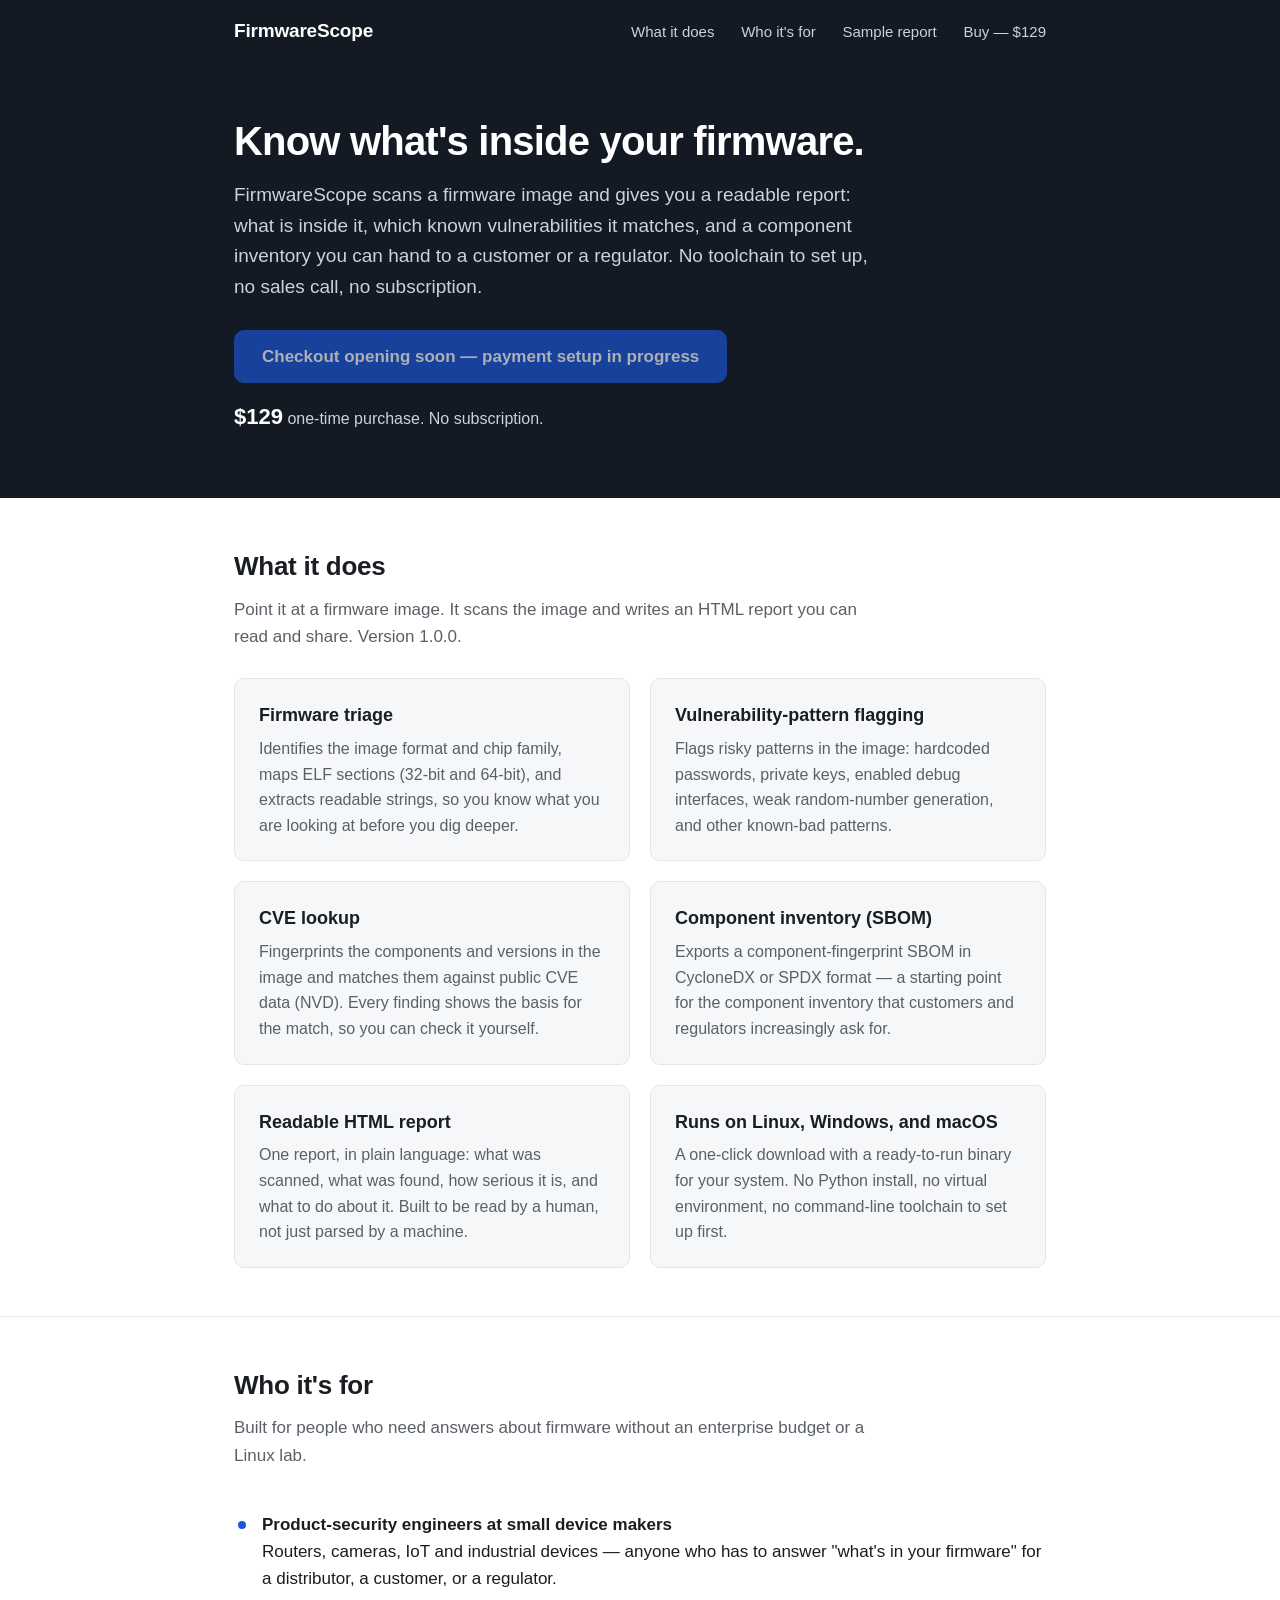
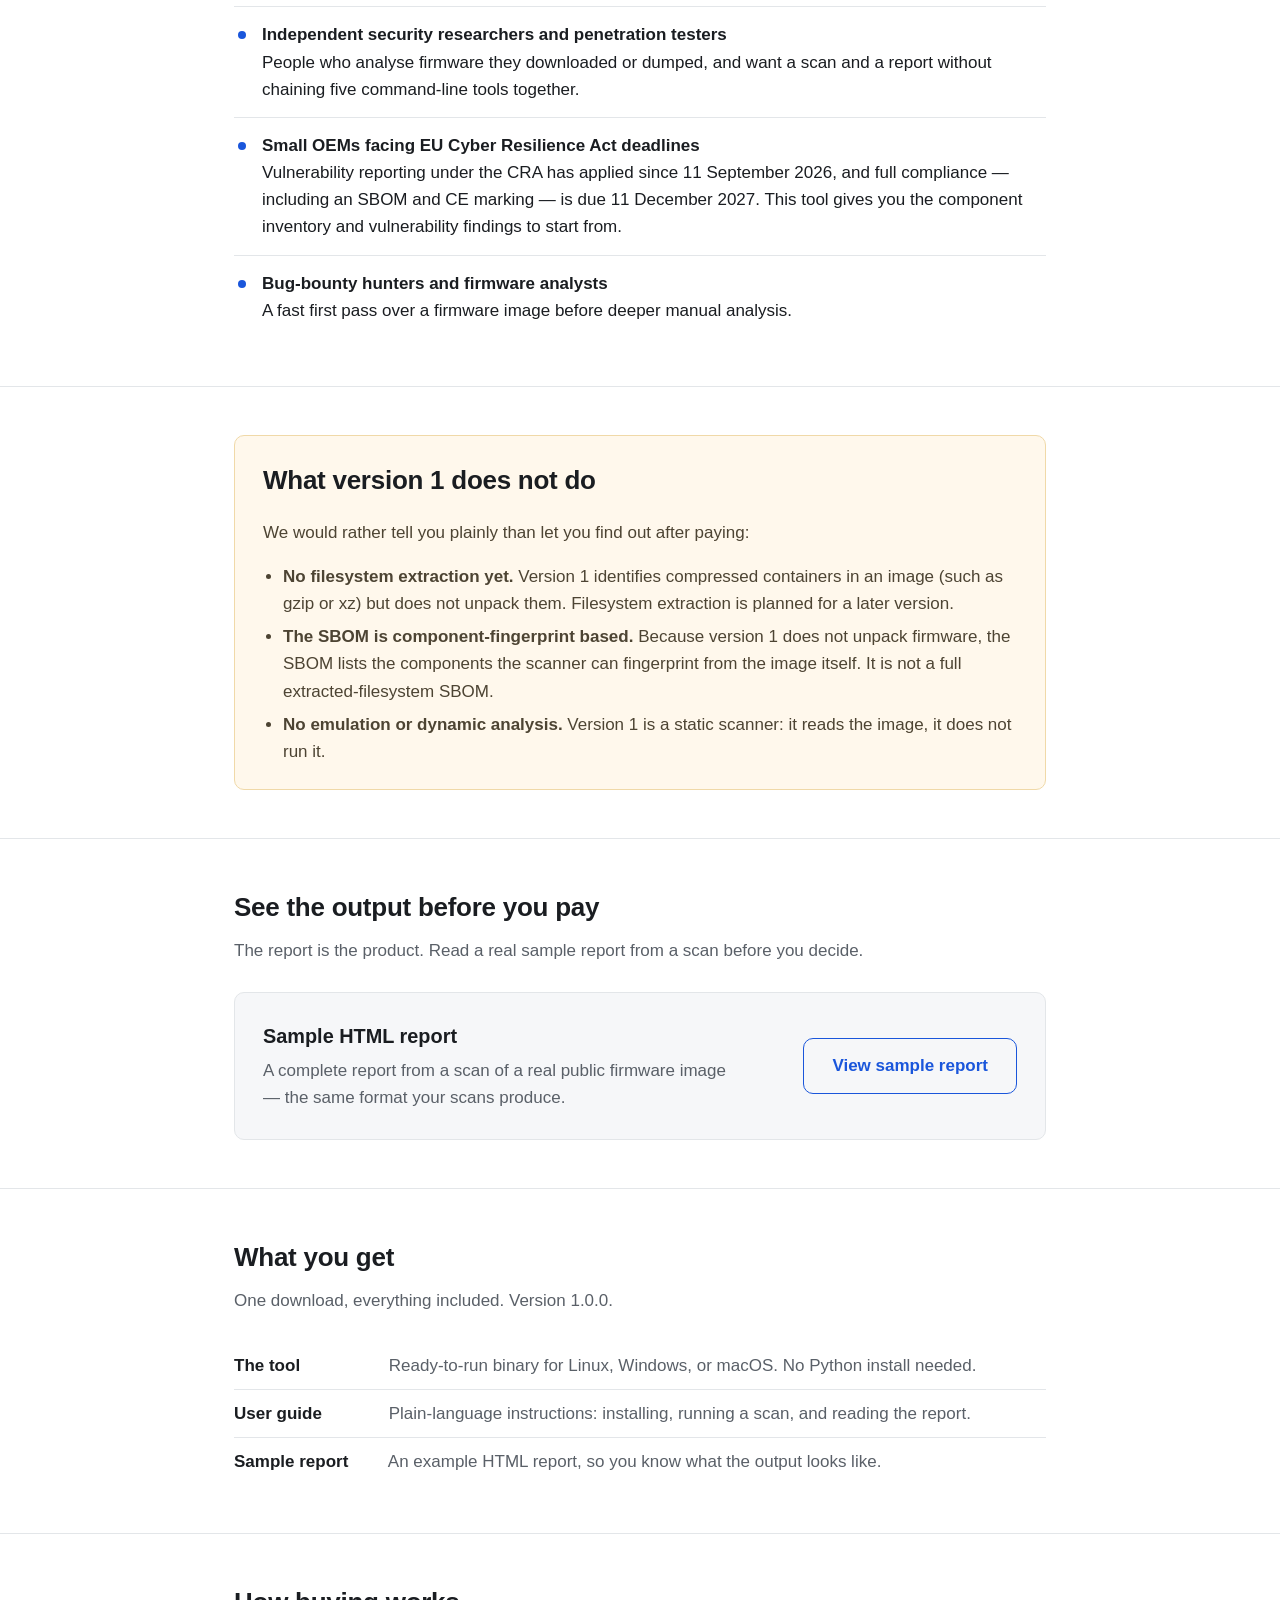
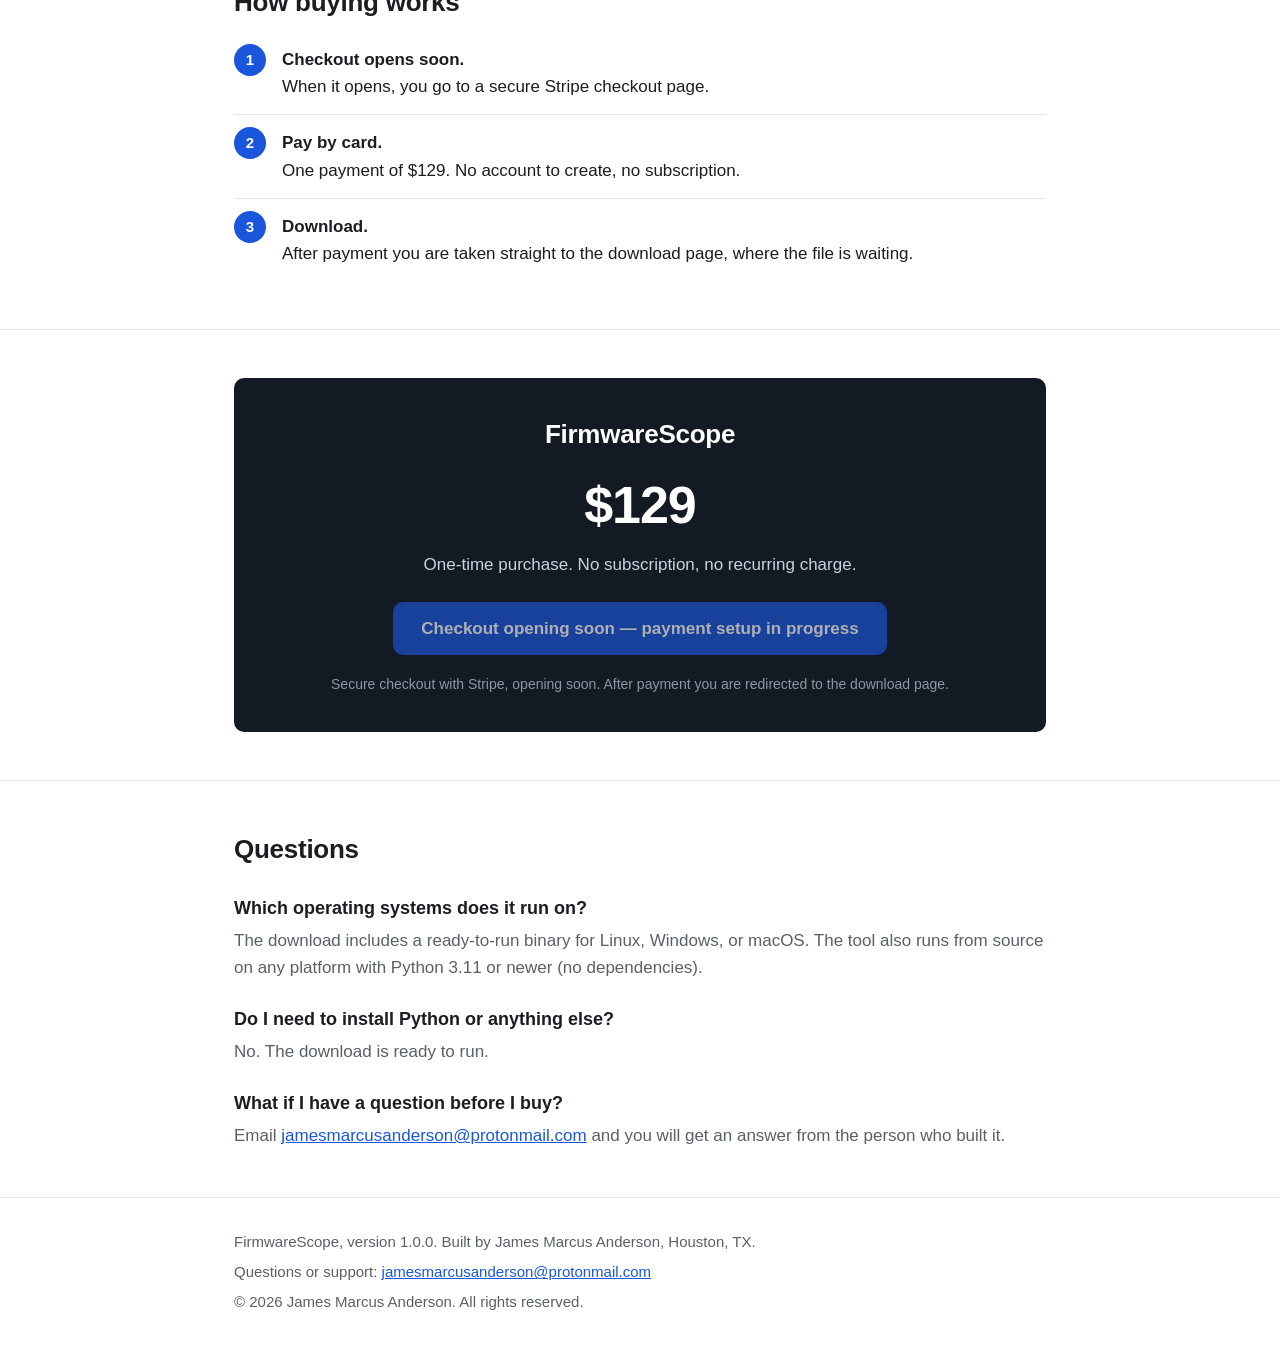
<file: index.html>
<!DOCTYPE html>
<html lang="en">
<head>
  <meta charset="utf-8">
  <meta name="viewport" content="width=device-width, initial-scale=1">
  <title>FirmwareScope — Know what's inside your firmware</title>
  <meta name="description" content="FirmwareScope scans a firmware image and gives you a readable report: what is inside it, which known vulnerabilities it matches, and a component inventory. One-time purchase, $129.">
  <link rel="stylesheet" href="styles.css">
  <script src="shared.js" defer></script>
</head>
<body data-page="index">

<div id="site-header"></div>

<main>

  <div class="hero">
    <div class="wrap">
      <h1>Know what's inside your firmware.</h1>
      <p class="lede">FirmwareScope scans a firmware image and gives you a readable report: what is inside it, which known vulnerabilities it matches, and a component inventory you can hand to a customer or a regulator. No toolchain to set up, no sales call, no subscription.</p>
      <div class="hero-actions">
        <span class="btn" aria-disabled="true">Checkout opening soon — payment setup in progress</span>
        <span class="price-line"><strong>$129</strong> one-time purchase. No subscription.</span>
      </div>
    </div>
  </div>

  <section id="what-it-does">
    <div class="wrap">
      <h2>What it does</h2>
      <p class="section-intro">Point it at a firmware image. It scans the image and writes an HTML report you can read and share. Version 1.0.0.</p>
      <div class="grid">
        <div class="card">
          <h3>Firmware triage</h3>
          <p>Identifies the image format and chip family, maps ELF sections (32-bit and 64-bit), and extracts readable strings, so you know what you are looking at before you dig deeper.</p>
        </div>
        <div class="card">
          <h3>Vulnerability-pattern flagging</h3>
          <p>Flags risky patterns in the image: hardcoded passwords, private keys, enabled debug interfaces, weak random-number generation, and other known-bad patterns.</p>
        </div>
        <div class="card">
          <h3>CVE lookup</h3>
          <p>Fingerprints the components and versions in the image and matches them against public CVE data (NVD). Every finding shows the basis for the match, so you can check it yourself.</p>
        </div>
        <div class="card">
          <h3>Component inventory (SBOM)</h3>
          <p>Exports a component-fingerprint SBOM in CycloneDX or SPDX format — a starting point for the component inventory that customers and regulators increasingly ask for.</p>
        </div>
        <div class="card">
          <h3>Readable HTML report</h3>
          <p>One report, in plain language: what was scanned, what was found, how serious it is, and what to do about it. Built to be read by a human, not just parsed by a machine.</p>
        </div>
        <div class="card">
          <h3>Runs on Linux, Windows, and macOS</h3>
          <p>A one-click download with a ready-to-run binary for your system. No Python install, no virtual environment, no command-line toolchain to set up first.</p>
        </div>
      </div>
    </div>
  </section>

  <section id="who-its-for">
    <div class="wrap">
      <h2>Who it's for</h2>
      <p class="section-intro">Built for people who need answers about firmware without an enterprise budget or a Linux lab.</p>
      <ul class="audience">
        <li><strong>Product-security engineers at small device makers</strong>Routers, cameras, IoT and industrial devices — anyone who has to answer "what's in your firmware" for a distributor, a customer, or a regulator.</li>
        <li><strong>Independent security researchers and penetration testers</strong>People who analyse firmware they downloaded or dumped, and want a scan and a report without chaining five command-line tools together.</li>
        <li><strong>Small OEMs facing EU Cyber Resilience Act deadlines</strong>Vulnerability reporting under the CRA has applied since 11 September 2026, and full compliance — including an SBOM and CE marking — is due 11 December 2027. This tool gives you the component inventory and vulnerability findings to start from.</li>
        <li><strong>Bug-bounty hunters and firmware analysts</strong>A fast first pass over a firmware image before deeper manual analysis.</li>
      </ul>
    </div>
  </section>

  <section id="limits">
    <div class="wrap">
      <div class="limits">
        <h2>What version 1 does not do</h2>
        <p>We would rather tell you plainly than let you find out after paying:</p>
        <ul>
          <li><strong>No filesystem extraction yet.</strong> Version 1 identifies compressed containers in an image (such as gzip or xz) but does not unpack them. Filesystem extraction is planned for a later version.</li>
          <li><strong>The SBOM is component-fingerprint based.</strong> Because version 1 does not unpack firmware, the SBOM lists the components the scanner can fingerprint from the image itself. It is not a full extracted-filesystem SBOM.</li>
          <li><strong>No emulation or dynamic analysis.</strong> Version 1 is a static scanner: it reads the image, it does not run it.</li>
        </ul>
      </div>
    </div>
  </section>

  <section id="sample-report">
    <div class="wrap">
      <h2>See the output before you pay</h2>
      <p class="section-intro">The report is the product. Read a real sample report from a scan before you decide.</p>
      <div class="sample">
        <div>
          <h3>Sample HTML report</h3>
          <p>A complete report from a scan of a real public firmware image — the same format your scans produce.</p>
        </div>
        <a class="btn btn-secondary" href="https://jamesmarcusanderson.github.io/firmwarescope/sample-report.html">View sample report</a>
      </div>
    </div>
  </section>

  <section id="what-you-get">
    <div class="wrap">
      <h2>What you get</h2>
      <p class="section-intro">One download, everything included. Version 1.0.0.</p>
      <ul class="get-list">
        <li><strong>The tool</strong> <span>Ready-to-run binary for Linux, Windows, or macOS. No Python install needed.</span></li>
        <li><strong>User guide</strong> <span>Plain-language instructions: installing, running a scan, and reading the report.</span></li>
        <li><strong>Sample report</strong> <span>An example HTML report, so you know what the output looks like.</span></li>
      </ul>
    </div>
  </section>

  <section id="how-buying-works">
    <div class="wrap">
      <h2>How buying works</h2>
      <ol class="steps">
        <li><strong>Checkout opens soon.</strong>When it opens, you go to a secure Stripe checkout page.</li>
        <li><strong>Pay by card.</strong>One payment of $129. No account to create, no subscription.</li>
        <li><strong>Download.</strong>After payment you are taken straight to the download page, where the file is waiting.</li>
      </ol>
    </div>
  </section>

  <section id="buy">
    <div class="wrap">
      <div class="price-box">
        <h2>FirmwareScope</h2>
        <div class="big-price">$129</div>
        <p class="price-note">One-time purchase. No subscription, no recurring charge.</p>
        <span class="btn" aria-disabled="true">Checkout opening soon — payment setup in progress</span>
        <p class="fine">Secure checkout with Stripe, opening soon. After payment you are redirected to the download page.</p>
      </div>
    </div>
  </section>

  <section id="faq">
    <div class="wrap faq">
      <h2>Questions</h2>
      <h3>Which operating systems does it run on?</h3>
      <p>The download includes a ready-to-run binary for Linux, Windows, or macOS. The tool also runs from source on any platform with Python 3.11 or newer (no dependencies).</p>
      <h3>Do I need to install Python or anything else?</h3>
      <p>No. The download is ready to run.</p>
      <h3>What if I have a question before I buy?</h3>
      <p>Email <a href="mailto:jamesmarcusanderson@protonmail.com">jamesmarcusanderson@protonmail.com</a> and you will get an answer from the person who built it.</p>
    </div>
  </section>

</main>

<div id="site-footer"></div>

</body>
</html>
</file>
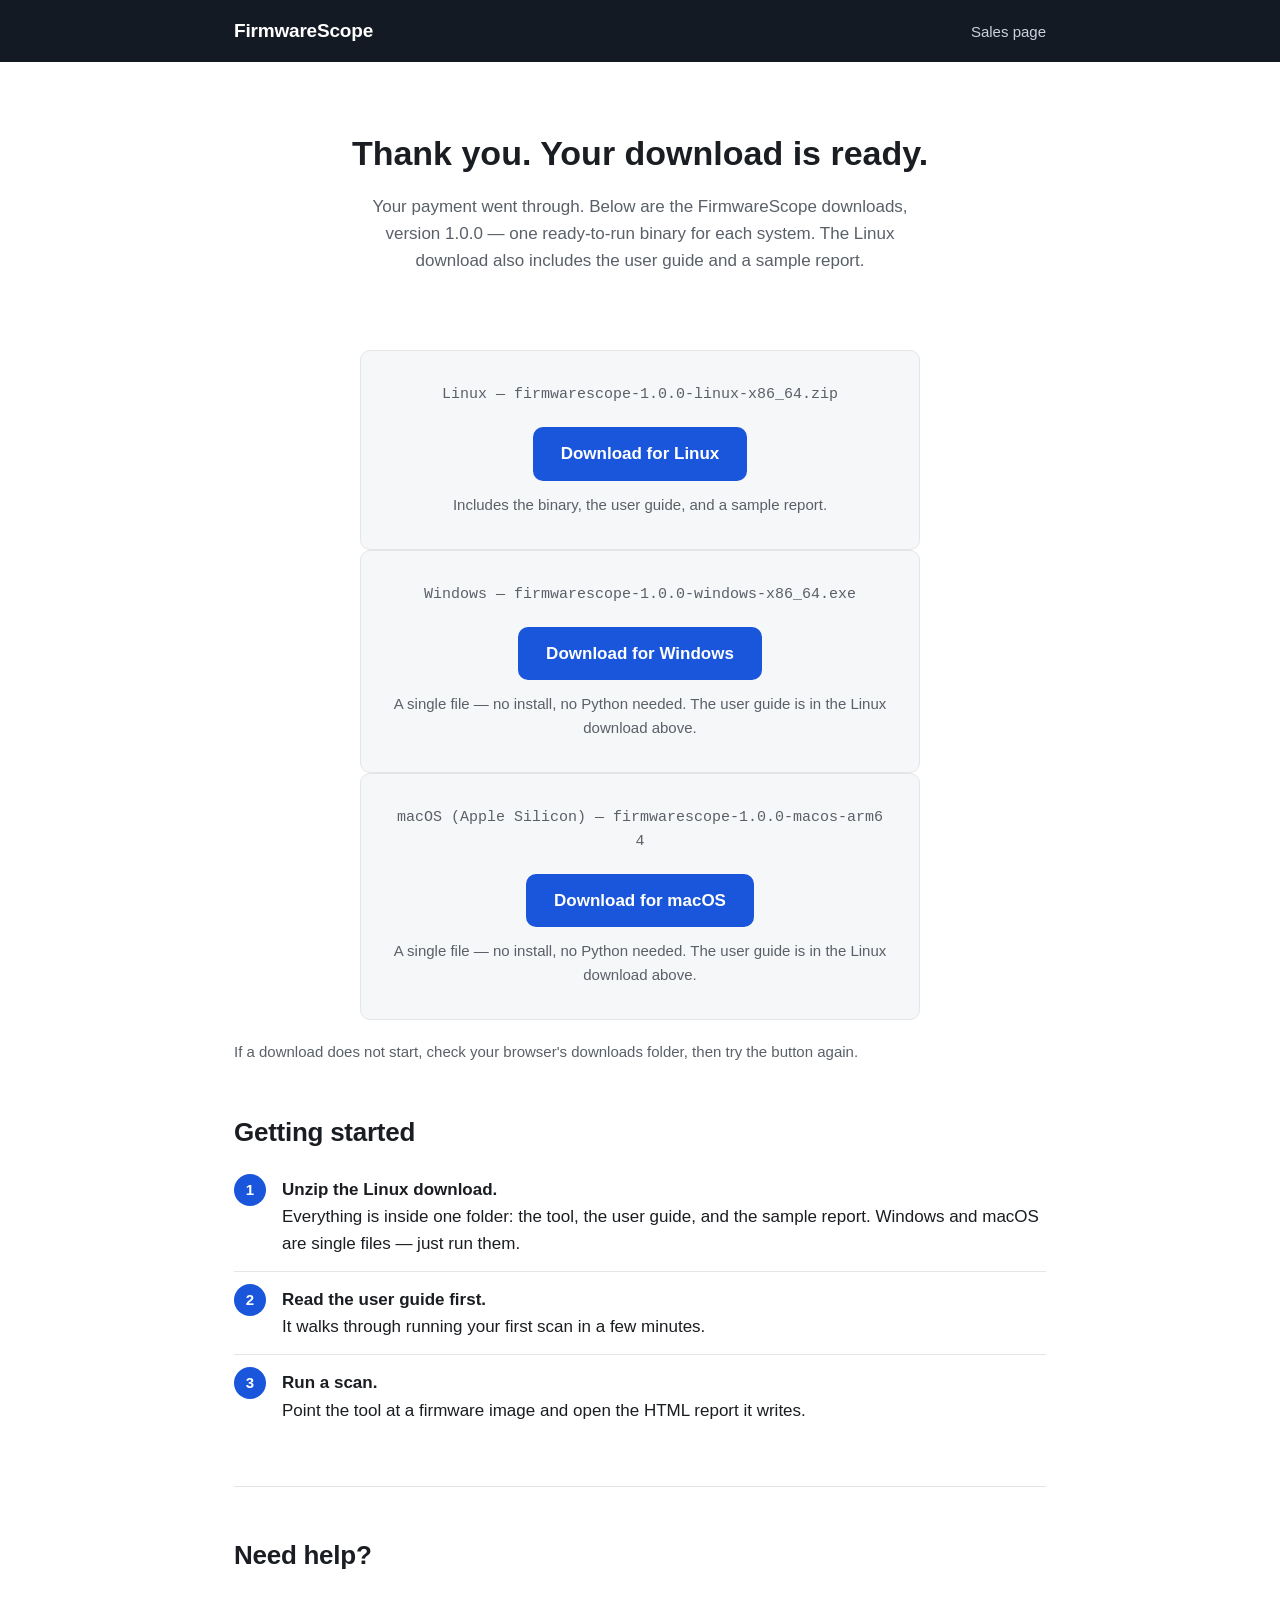
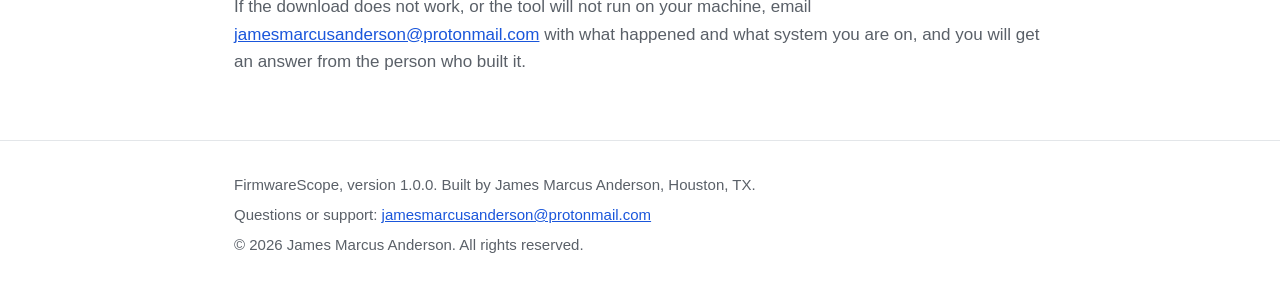
<file: download.html>
<!DOCTYPE html>
<html lang="en">
<head>
  <meta charset="utf-8">
  <meta name="viewport" content="width=device-width, initial-scale=1">
  <title>Your download — FirmwareScope</title>
  <meta name="description" content="Thank you for purchasing FirmwareScope. Your download is ready.">
  <link rel="stylesheet" href="styles.css">
  <script src="shared.js" defer></script>
</head>
<body data-page="download">

<div id="site-header"></div>

<main>
  <div class="wrap">
    <div class="download-hero">
      <h1>Thank you. Your download is ready.</h1>
      <p>Your payment went through. Below are the FirmwareScope downloads, version 1.0.0 — one ready-to-run binary for each system. The Linux download also includes the user guide and a sample report.</p>
    </div>

    <div class="download-box">
      <p class="file-name">Linux — firmwarescope-1.0.0-linux-x86_64.zip</p>
      <a class="btn" href="https://jamesmarcusanderson.github.io/firmwarescope/firmwarescope-1.0.0-linux-x86_64.zip">Download for Linux</a>
      <p style="color: var(--muted); font-size: 15px; margin: 12px 0 0;">Includes the binary, the user guide, and a sample report.</p>
    </div>

    <div class="download-box">
      <p class="file-name">Windows — firmwarescope-1.0.0-windows-x86_64.exe</p>
      <a class="btn" href="https://github.com/JamesMarcusAnderson/firmware-security-toolkit/releases/download/v1.0.0/firmwarescope-1.0.0-windows-x86_64.exe">Download for Windows</a>
      <p style="color: var(--muted); font-size: 15px; margin: 12px 0 0;">A single file — no install, no Python needed. The user guide is in the Linux download above.</p>
    </div>

    <div class="download-box">
      <p class="file-name">macOS (Apple Silicon) — firmwarescope-1.0.0-macos-arm64</p>
      <a class="btn" href="https://github.com/JamesMarcusAnderson/firmware-security-toolkit/releases/download/v1.0.0/firmwarescope-1.0.0-macos-arm64">Download for macOS</a>
      <p style="color: var(--muted); font-size: 15px; margin: 12px 0 0;">A single file — no install, no Python needed. The user guide is in the Linux download above.</p>
    </div>

    <p style="color: var(--muted); font-size: 15px; margin: 20px 0 0;">If a download does not start, check your browser's downloads folder, then try the button again.</p>

    <section>
      <h2>Getting started</h2>
      <ol class="steps">
        <li><strong>Unzip the Linux download.</strong>Everything is inside one folder: the tool, the user guide, and the sample report. Windows and macOS are single files — just run them.</li>
        <li><strong>Read the user guide first.</strong>It walks through running your first scan in a few minutes.</li>
        <li><strong>Run a scan.</strong>Point the tool at a firmware image and open the HTML report it writes.</li>
      </ol>
    </section>

    <section>
      <h2>Need help?</h2>
      <p style="color: var(--muted);">If the download does not work, or the tool will not run on your machine, email <a href="mailto:jamesmarcusanderson@protonmail.com">jamesmarcusanderson@protonmail.com</a> with what happened and what system you are on, and you will get an answer from the person who built it.</p>
    </section>
  </div>
</main>

<div id="site-footer"></div>

</body>
</html>
</file>
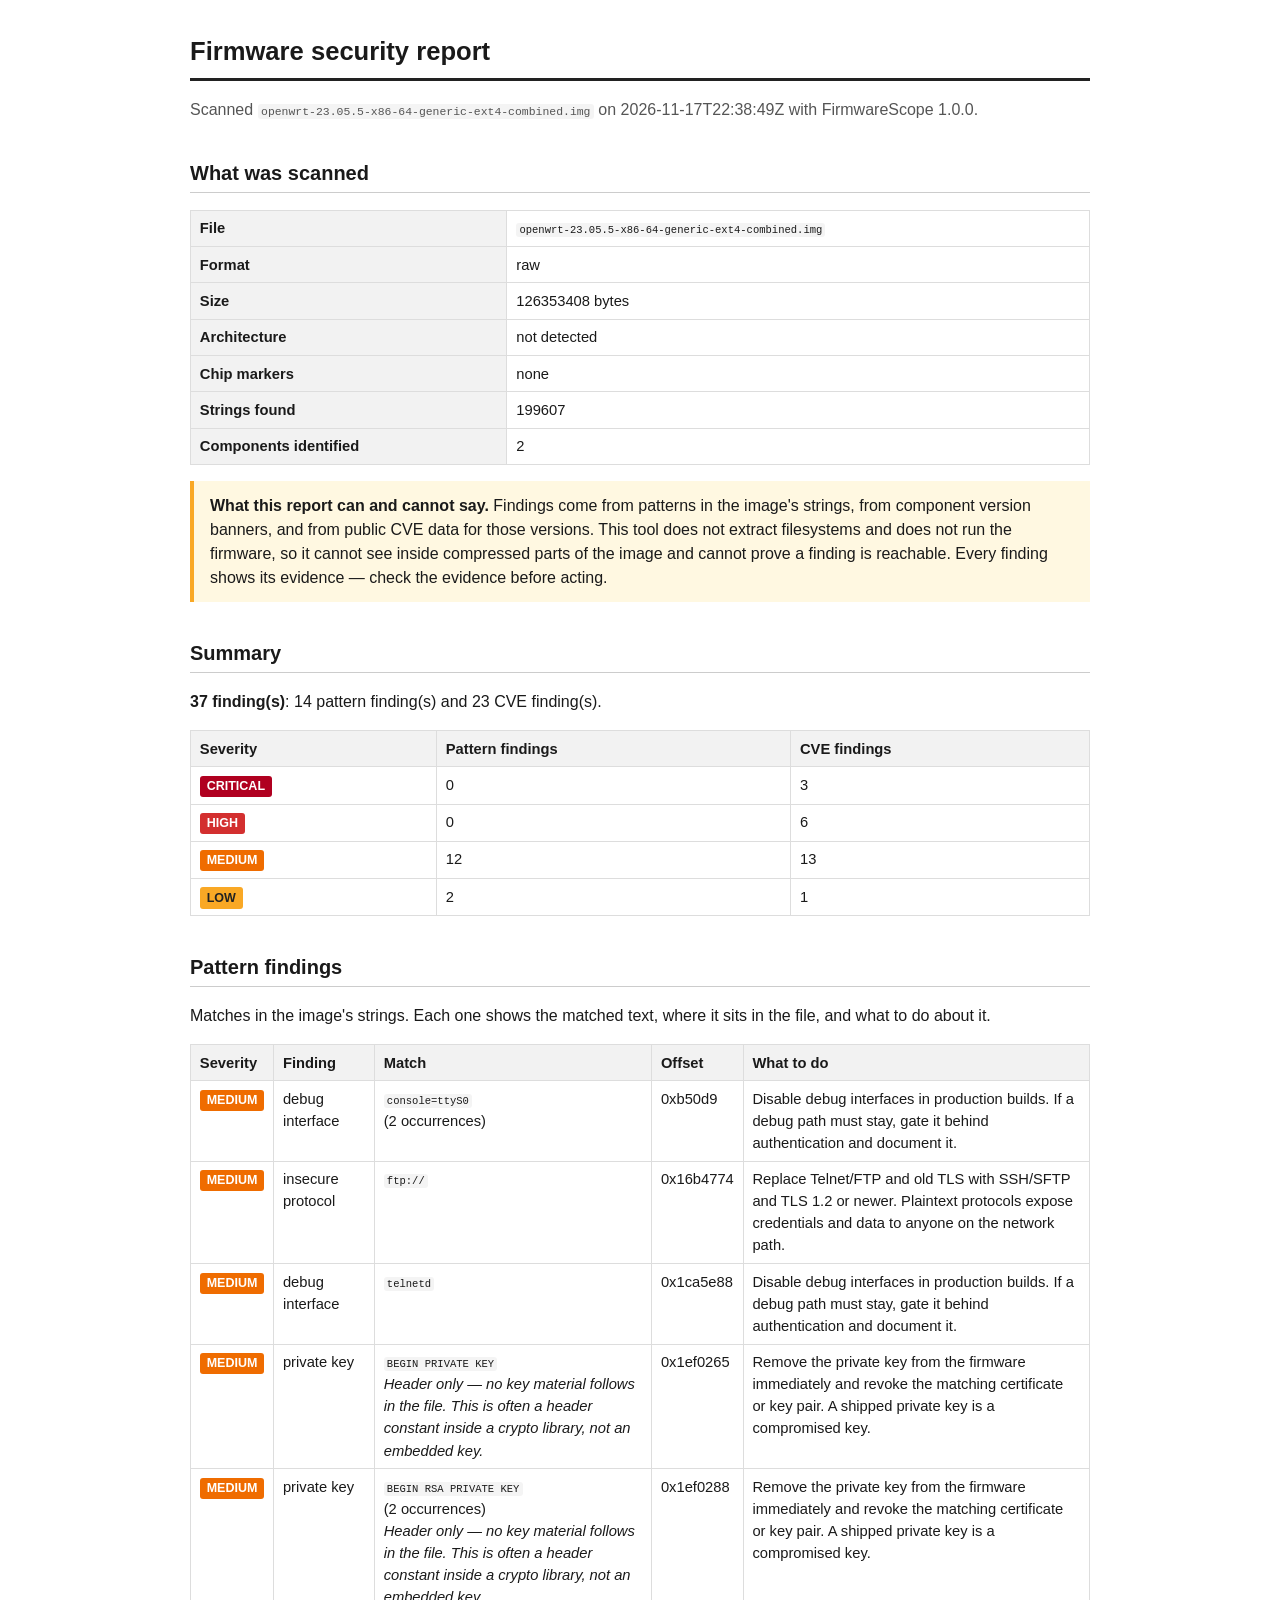
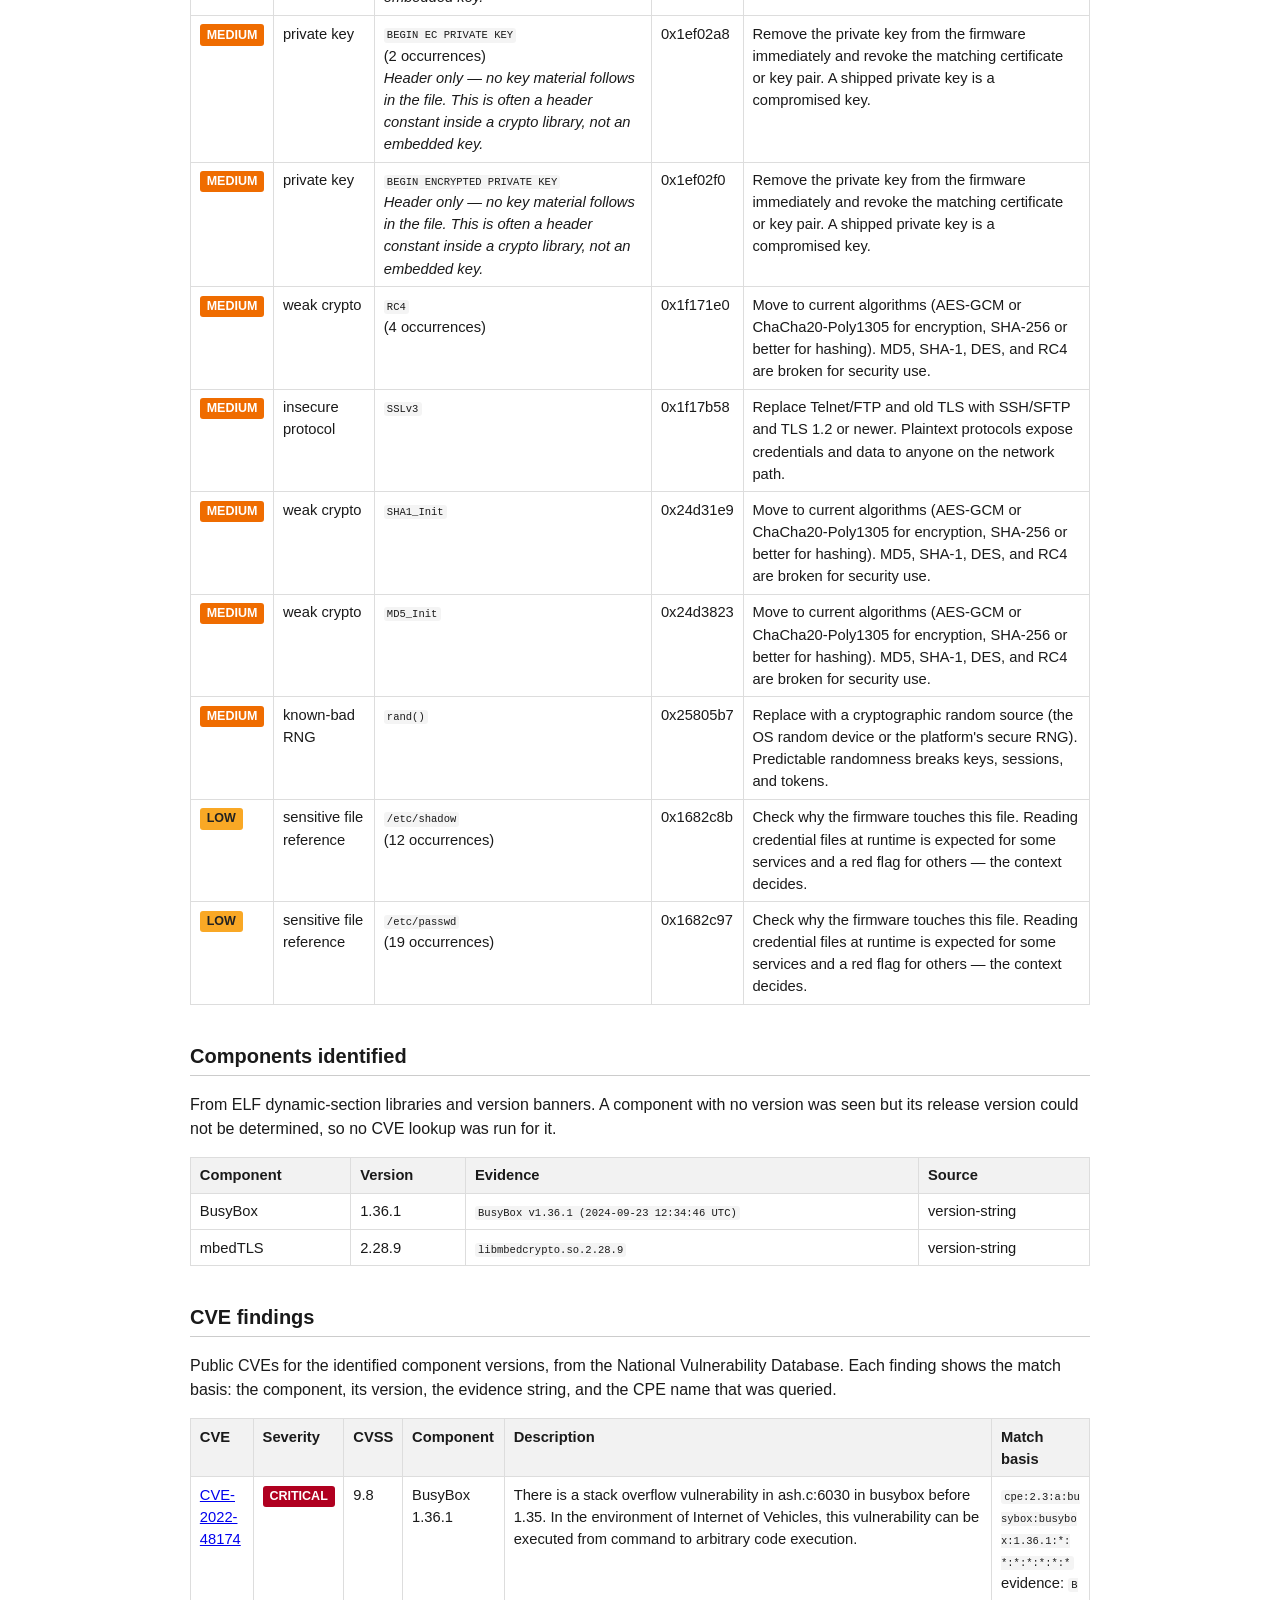
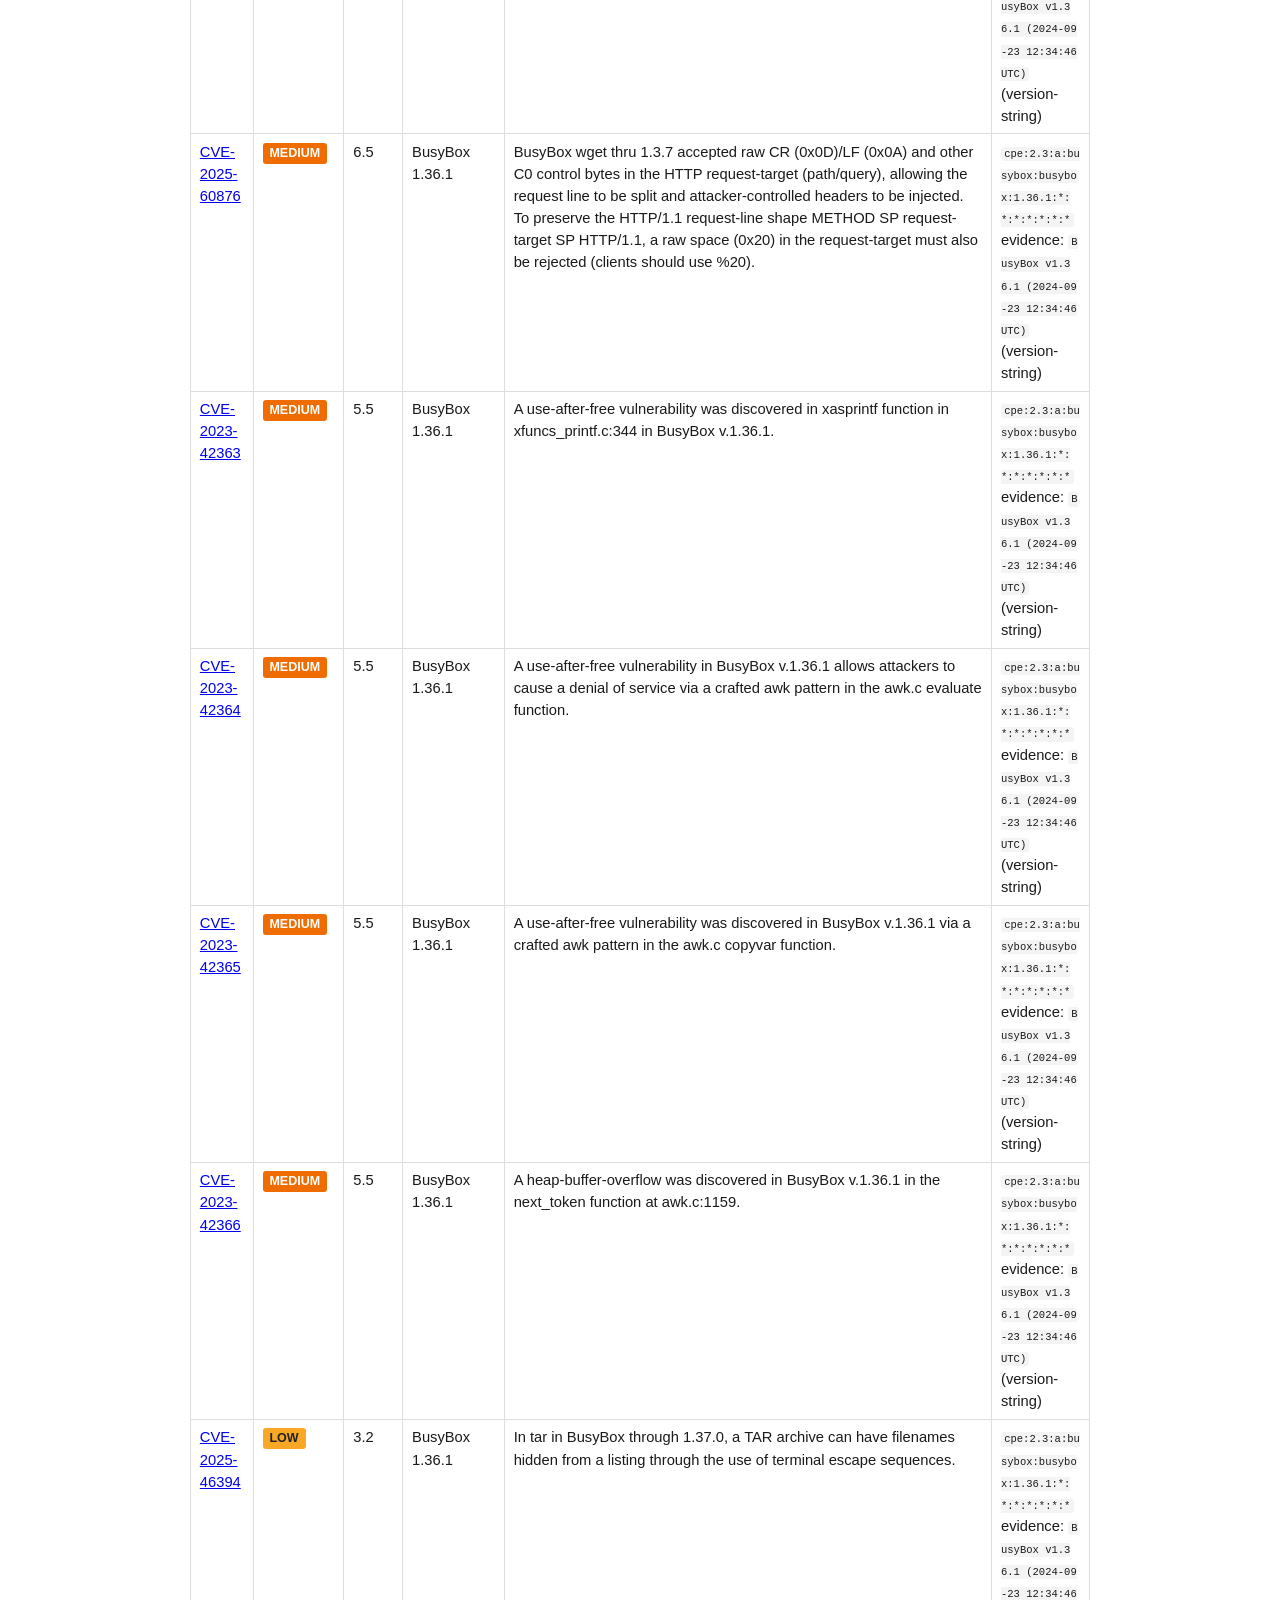
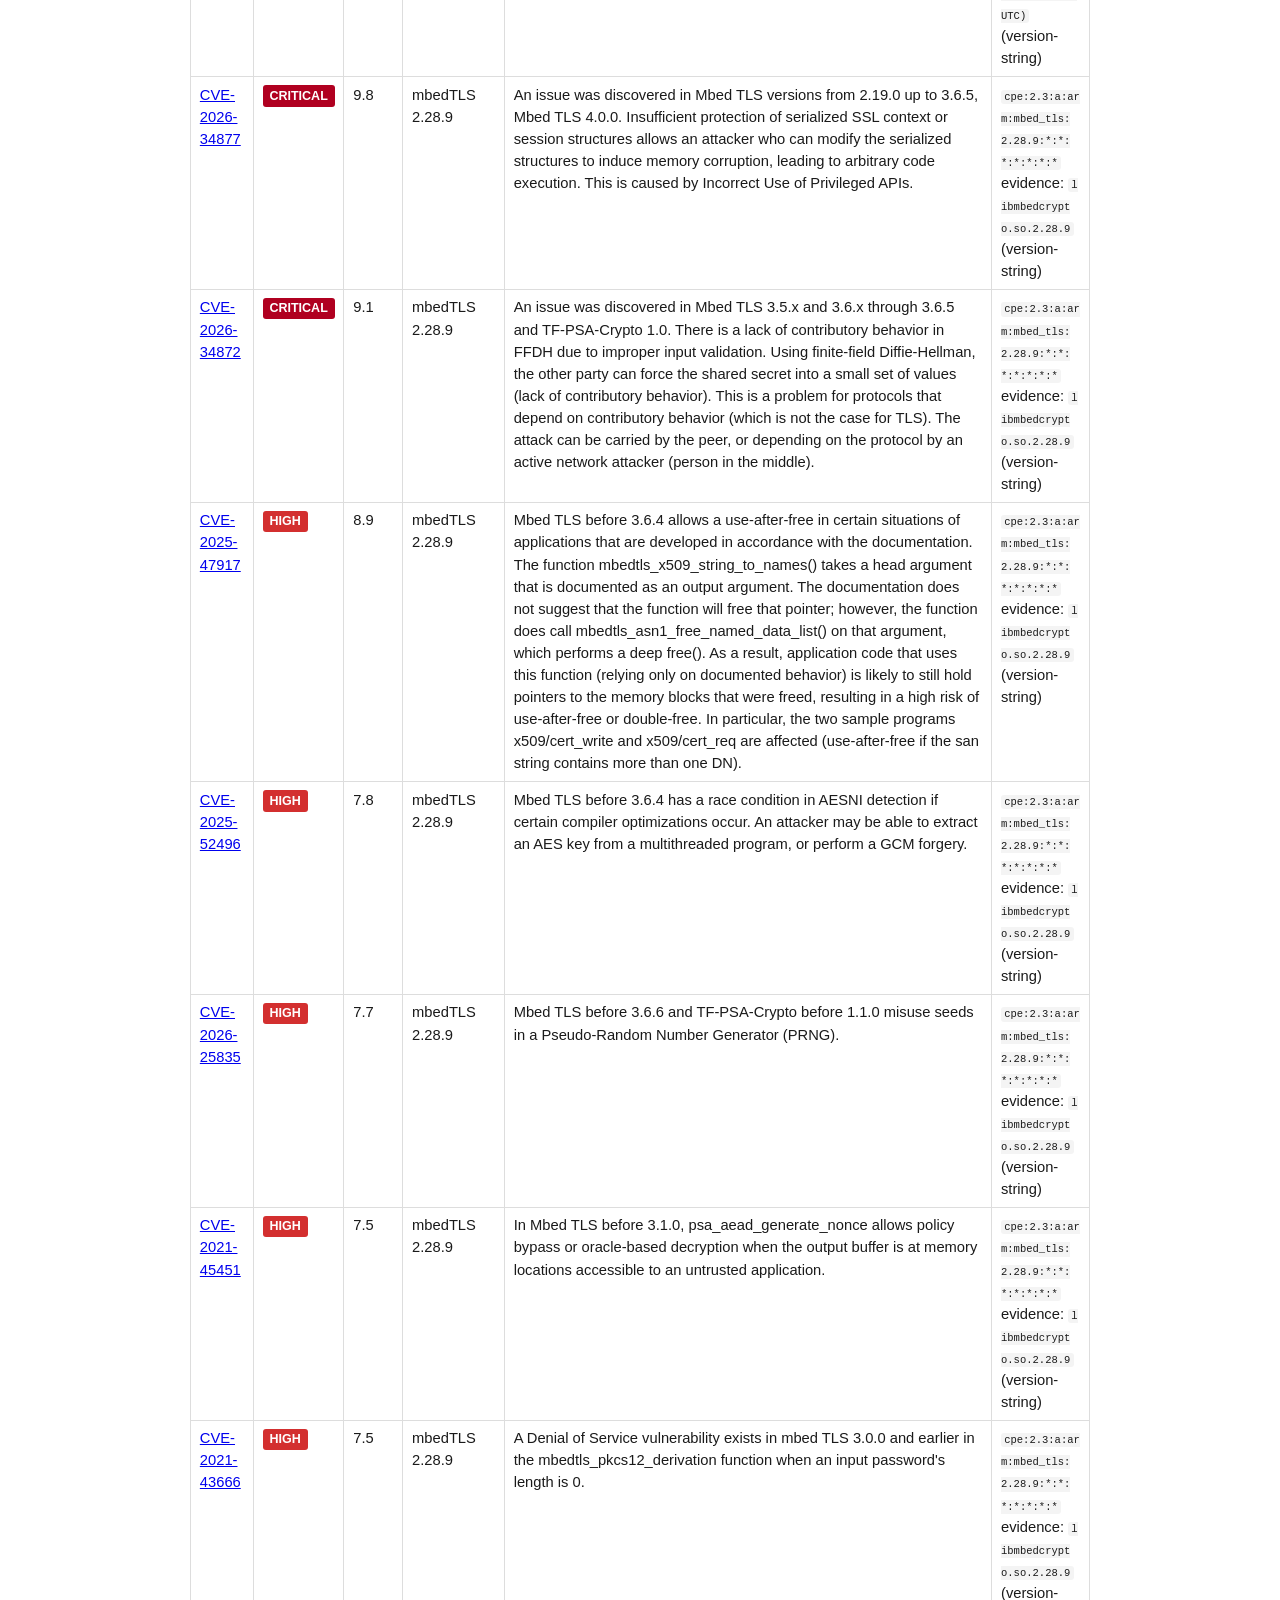
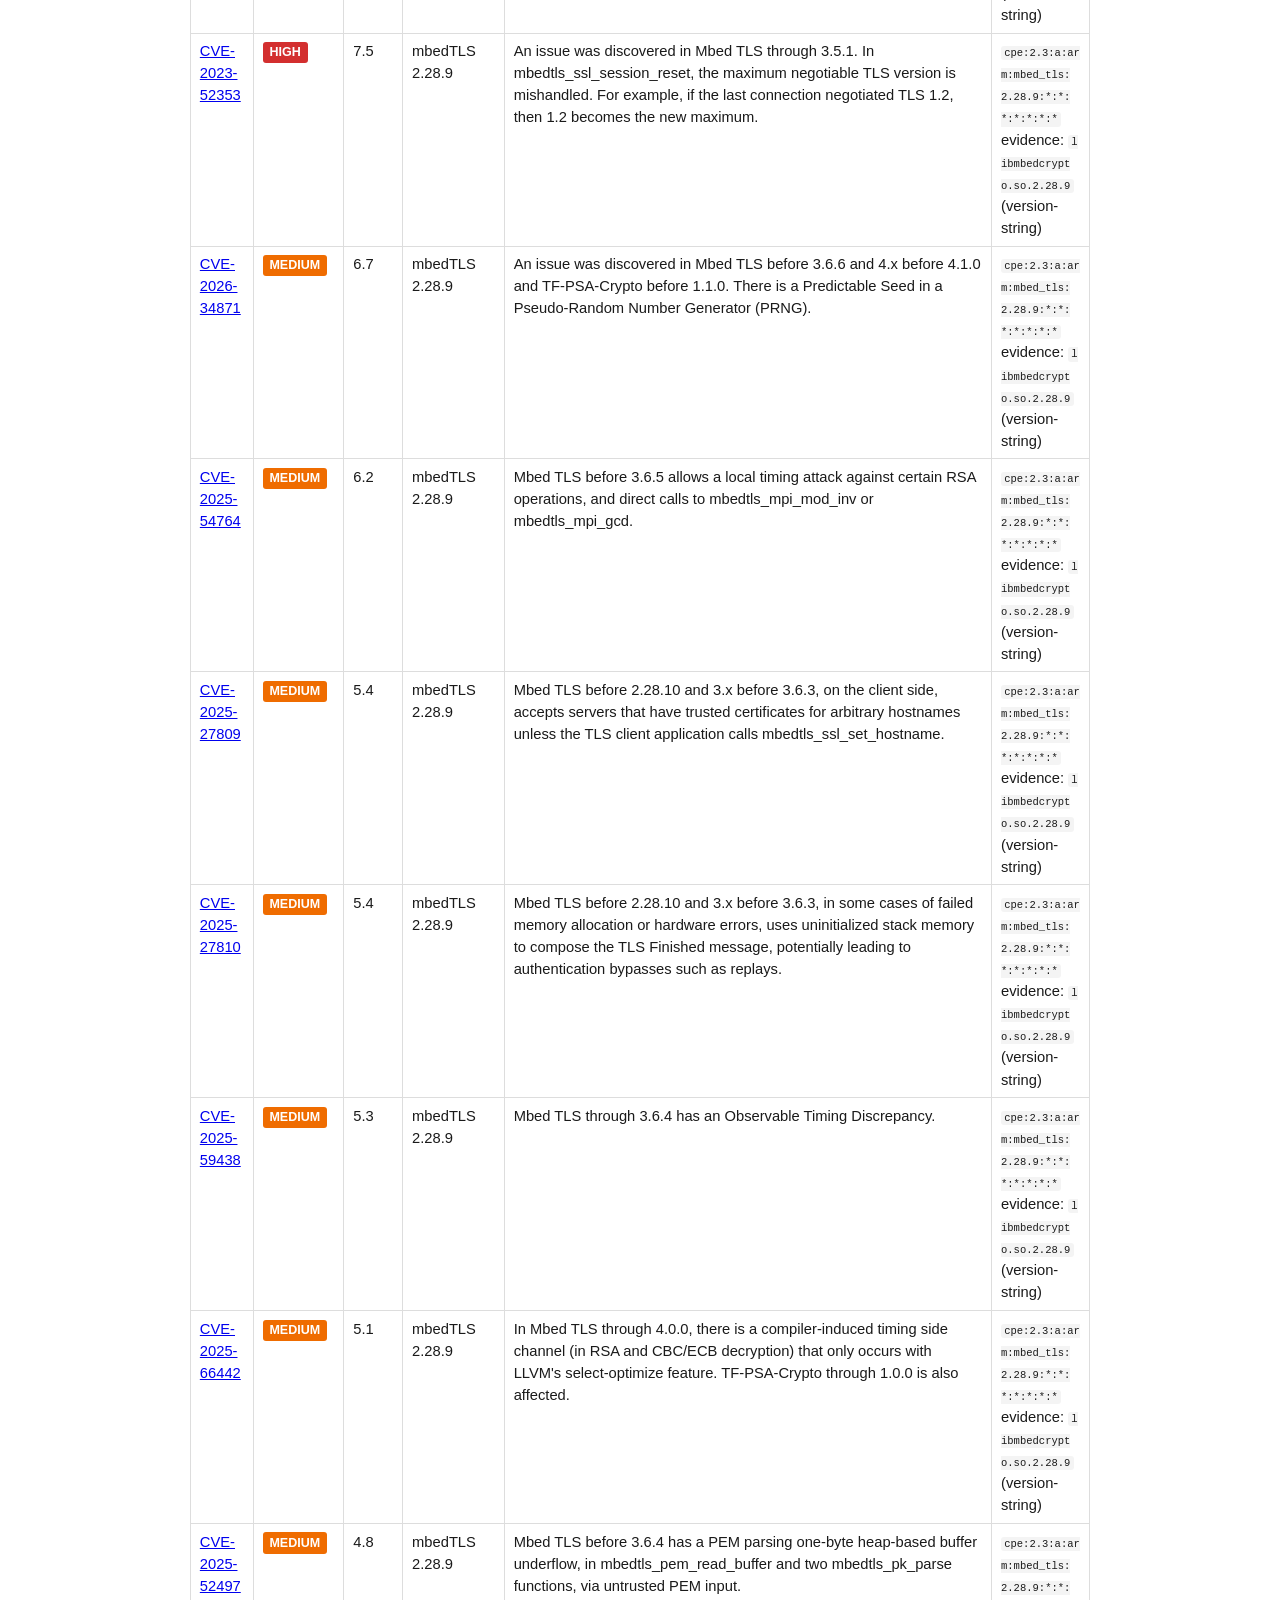
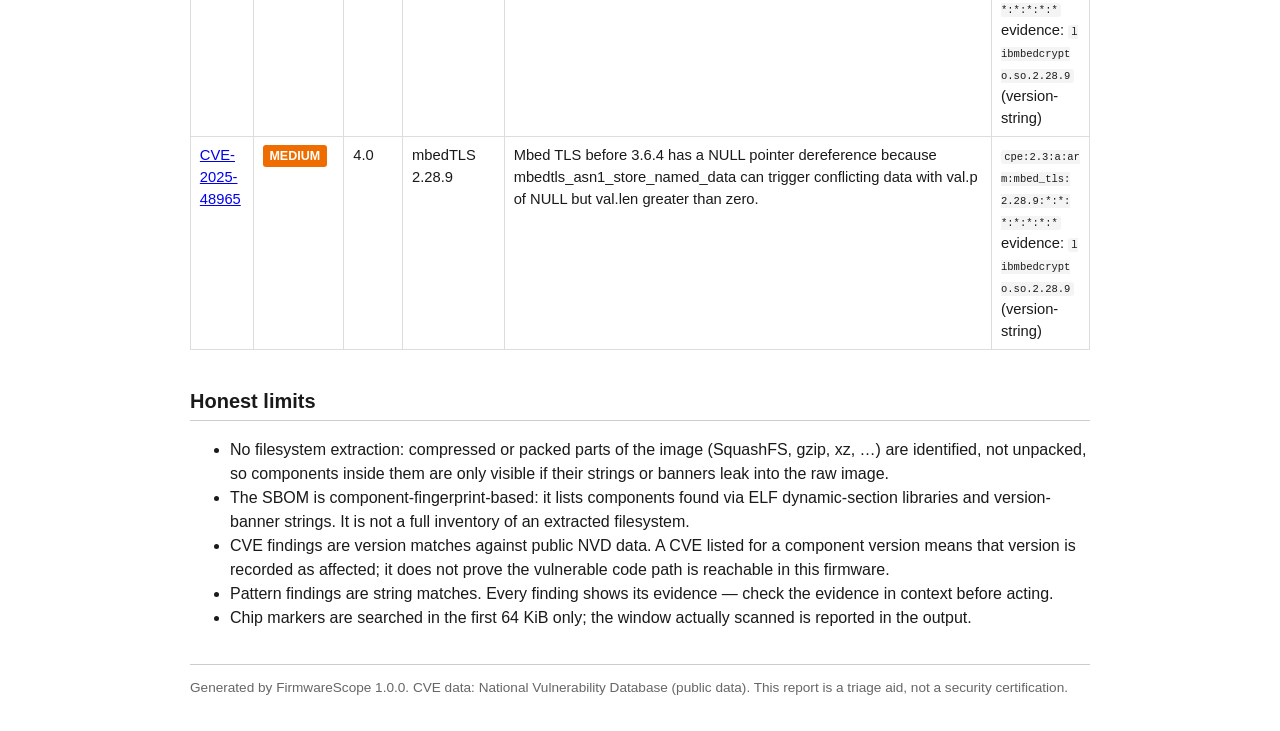
<file: sample-report.html>
<!DOCTYPE html>
<html lang="en">
<head>
<meta charset="utf-8">
<title>Firmware security report — openwrt-23.05.5-x86-64-generic-ext4-combined.img</title>
<style>
body { font-family: -apple-system, "Segoe UI", Helvetica, Arial, sans-serif;
  max-width: 900px; margin: 2em auto; padding: 0 1.5em; color: #1a1a1a;
  line-height: 1.5; }
h1 { font-size: 1.6em; border-bottom: 3px solid #222; padding-bottom: .3em; }
h2 { font-size: 1.25em; margin-top: 1.8em; border-bottom: 1px solid #ccc;
  padding-bottom: .2em; }
table { border-collapse: collapse; width: 100%; margin: 1em 0; font-size: .92em; }
th, td { border: 1px solid #ddd; padding: .45em .6em; text-align: left;
  vertical-align: top; }
th { background: #f2f2f2; }
code { background: #f4f4f4; padding: .1em .3em; border-radius: 3px;
  font-size: .88em; word-break: break-all; }
.sev { display: inline-block; padding: .1em .55em; border-radius: 3px;
  color: #fff; font-weight: 600; font-size: .85em; }
.critical { background: #b00020; } .high { background: #d32f2f; }
.medium { background: #ef6c00; } .low { background: #f9a825; color: #222; }
.none { background: #757575; } .unknown { background: #9e9e9e; }
.note { background: #fff8e1; border-left: 4px solid #f9a825; padding: .8em 1em;
  margin: 1em 0; }
.good { background: #e8f5e9; border-left: 4px solid #43a047; padding: .8em 1em;
  margin: 1em 0; }
.meta { color: #555; }
footer { margin-top: 2.5em; padding-top: 1em; border-top: 1px solid #ccc;
  color: #666; font-size: .85em; }
</style>
</head>
<body>
<h1>Firmware security report</h1>
<p class="meta">Scanned <code>openwrt-23.05.5-x86-64-generic-ext4-combined.img</code> on 2026-11-17T22:38:49Z with FirmwareScope 1.0.0.</p>
<h2>What was scanned</h2>
<table>
<tr><th>File</th><td><code>openwrt-23.05.5-x86-64-generic-ext4-combined.img</code></td></tr>
<tr><th>Format</th><td>raw</td></tr>
<tr><th>Size</th><td>126353408 bytes</td></tr>
<tr><th>Architecture</th><td>not detected</td></tr>
<tr><th>Chip markers</th><td>none</td></tr>
<tr><th>Strings found</th><td>199607</td></tr>
<tr><th>Components identified</th><td>2</td></tr>
</table>
<div class="note"><strong>What this report can and cannot say.</strong> Findings come from patterns in the image's strings, from component version banners, and from public CVE data for those versions. This tool does not extract filesystems and does not run the firmware, so it cannot see inside compressed parts of the image and cannot prove a finding is reachable. Every finding shows its evidence — check the evidence before acting.</div>
<h2>Summary</h2>
<p><strong>37 finding(s)</strong>: 14 pattern finding(s) and 23 CVE finding(s).</p>
<table>
<tr><th>Severity</th><th>Pattern findings</th><th>CVE findings</th></tr>
<tr><td><span class="sev critical">CRITICAL</span></td><td>0</td><td>3</td></tr>
<tr><td><span class="sev high">HIGH</span></td><td>0</td><td>6</td></tr>
<tr><td><span class="sev medium">MEDIUM</span></td><td>12</td><td>13</td></tr>
<tr><td><span class="sev low">LOW</span></td><td>2</td><td>1</td></tr>
</table>
<h2>Pattern findings</h2>
<p>Matches in the image's strings. Each one shows the matched text, where it sits in the file, and what to do about it.</p>
<table>
<tr><th>Severity</th><th>Finding</th><th>Match</th><th>Offset</th><th>What to do</th></tr>
<tr><td><span class="sev medium">MEDIUM</span></td><td>debug interface</td><td><code>console=ttyS0</code> <br>(2 occurrences)</td><td>0xb50d9</td><td>Disable debug interfaces in production builds. If a debug path must stay, gate it behind authentication and document it.</td></tr>
<tr><td><span class="sev medium">MEDIUM</span></td><td>insecure protocol</td><td><code>ftp://</code></td><td>0x16b4774</td><td>Replace Telnet/FTP and old TLS with SSH/SFTP and TLS 1.2 or newer. Plaintext protocols expose credentials and data to anyone on the network path.</td></tr>
<tr><td><span class="sev medium">MEDIUM</span></td><td>debug interface</td><td><code>telnetd</code></td><td>0x1ca5e88</td><td>Disable debug interfaces in production builds. If a debug path must stay, gate it behind authentication and document it.</td></tr>
<tr><td><span class="sev medium">MEDIUM</span></td><td>private key</td><td><code>BEGIN PRIVATE KEY</code><br><em>Header only — no key material follows in the file. This is often a header constant inside a crypto library, not an embedded key.</em></td><td>0x1ef0265</td><td>Remove the private key from the firmware immediately and revoke the matching certificate or key pair. A shipped private key is a compromised key.</td></tr>
<tr><td><span class="sev medium">MEDIUM</span></td><td>private key</td><td><code>BEGIN RSA PRIVATE KEY</code> <br>(2 occurrences)<br><em>Header only — no key material follows in the file. This is often a header constant inside a crypto library, not an embedded key.</em></td><td>0x1ef0288</td><td>Remove the private key from the firmware immediately and revoke the matching certificate or key pair. A shipped private key is a compromised key.</td></tr>
<tr><td><span class="sev medium">MEDIUM</span></td><td>private key</td><td><code>BEGIN EC PRIVATE KEY</code> <br>(2 occurrences)<br><em>Header only — no key material follows in the file. This is often a header constant inside a crypto library, not an embedded key.</em></td><td>0x1ef02a8</td><td>Remove the private key from the firmware immediately and revoke the matching certificate or key pair. A shipped private key is a compromised key.</td></tr>
<tr><td><span class="sev medium">MEDIUM</span></td><td>private key</td><td><code>BEGIN ENCRYPTED PRIVATE KEY</code><br><em>Header only — no key material follows in the file. This is often a header constant inside a crypto library, not an embedded key.</em></td><td>0x1ef02f0</td><td>Remove the private key from the firmware immediately and revoke the matching certificate or key pair. A shipped private key is a compromised key.</td></tr>
<tr><td><span class="sev medium">MEDIUM</span></td><td>weak crypto</td><td><code>RC4</code> <br>(4 occurrences)</td><td>0x1f171e0</td><td>Move to current algorithms (AES-GCM or ChaCha20-Poly1305 for encryption, SHA-256 or better for hashing). MD5, SHA-1, DES, and RC4 are broken for security use.</td></tr>
<tr><td><span class="sev medium">MEDIUM</span></td><td>insecure protocol</td><td><code>SSLv3</code></td><td>0x1f17b58</td><td>Replace Telnet/FTP and old TLS with SSH/SFTP and TLS 1.2 or newer. Plaintext protocols expose credentials and data to anyone on the network path.</td></tr>
<tr><td><span class="sev medium">MEDIUM</span></td><td>weak crypto</td><td><code>SHA1_Init</code></td><td>0x24d31e9</td><td>Move to current algorithms (AES-GCM or ChaCha20-Poly1305 for encryption, SHA-256 or better for hashing). MD5, SHA-1, DES, and RC4 are broken for security use.</td></tr>
<tr><td><span class="sev medium">MEDIUM</span></td><td>weak crypto</td><td><code>MD5_Init</code></td><td>0x24d3823</td><td>Move to current algorithms (AES-GCM or ChaCha20-Poly1305 for encryption, SHA-256 or better for hashing). MD5, SHA-1, DES, and RC4 are broken for security use.</td></tr>
<tr><td><span class="sev medium">MEDIUM</span></td><td>known-bad RNG</td><td><code>rand()</code></td><td>0x25805b7</td><td>Replace with a cryptographic random source (the OS random device or the platform&#x27;s secure RNG). Predictable randomness breaks keys, sessions, and tokens.</td></tr>
<tr><td><span class="sev low">LOW</span></td><td>sensitive file reference</td><td><code>/etc/shadow</code> <br>(12 occurrences)</td><td>0x1682c8b</td><td>Check why the firmware touches this file. Reading credential files at runtime is expected for some services and a red flag for others — the context decides.</td></tr>
<tr><td><span class="sev low">LOW</span></td><td>sensitive file reference</td><td><code>/etc/passwd</code> <br>(19 occurrences)</td><td>0x1682c97</td><td>Check why the firmware touches this file. Reading credential files at runtime is expected for some services and a red flag for others — the context decides.</td></tr>
</table>
<h2>Components identified</h2>
<p>From ELF dynamic-section libraries and version banners. A component with no version was seen but its release version could not be determined, so no CVE lookup was run for it.</p>
<table>
<tr><th>Component</th><th>Version</th><th>Evidence</th><th>Source</th></tr>
<tr><td>BusyBox</td><td>1.36.1</td><td><code>BusyBox v1.36.1 (2024-09-23 12:34:46 UTC)</code></td><td>version-string</td></tr>
<tr><td>mbedTLS</td><td>2.28.9</td><td><code>libmbedcrypto.so.2.28.9</code></td><td>version-string</td></tr>
</table>
<h2>CVE findings</h2>
<p>Public CVEs for the identified component versions, from the National Vulnerability Database. Each finding shows the match basis: the component, its version, the evidence string, and the CPE name that was queried.</p>
<table>
<tr><th>CVE</th><th>Severity</th><th>CVSS</th><th>Component</th><th>Description</th><th>Match basis</th></tr>
<tr><td><a href="https://nvd.nist.gov/vuln/detail/CVE-2022-48174">CVE-2022-48174</a></td><td><span class="sev critical">CRITICAL</span></td><td>9.8</td><td>BusyBox 1.36.1</td><td>There is a stack overflow vulnerability in ash.c:6030 in busybox before 1.35. In the environment of Internet of Vehicles, this vulnerability can be executed from command to arbitrary code execution.</td><td><code>cpe:2.3:a:busybox:busybox:1.36.1:*:*:*:*:*:*:*</code><br>evidence: <code>BusyBox v1.36.1 (2024-09-23 12:34:46 UTC)</code> (version-string)</td></tr>
<tr><td><a href="https://nvd.nist.gov/vuln/detail/CVE-2025-60876">CVE-2025-60876</a></td><td><span class="sev medium">MEDIUM</span></td><td>6.5</td><td>BusyBox 1.36.1</td><td>BusyBox wget thru 1.3.7 accepted raw CR (0x0D)/LF (0x0A) and other C0 control bytes in the HTTP request-target (path/query), allowing the request line to be split and attacker-controlled headers to be injected. To preserve the HTTP/1.1 request-line shape METHOD SP request-target SP HTTP/1.1, a raw space (0x20) in the request-target must also be rejected (clients should use %20).</td><td><code>cpe:2.3:a:busybox:busybox:1.36.1:*:*:*:*:*:*:*</code><br>evidence: <code>BusyBox v1.36.1 (2024-09-23 12:34:46 UTC)</code> (version-string)</td></tr>
<tr><td><a href="https://nvd.nist.gov/vuln/detail/CVE-2023-42363">CVE-2023-42363</a></td><td><span class="sev medium">MEDIUM</span></td><td>5.5</td><td>BusyBox 1.36.1</td><td>A use-after-free vulnerability was discovered in xasprintf function in xfuncs_printf.c:344 in BusyBox v.1.36.1.</td><td><code>cpe:2.3:a:busybox:busybox:1.36.1:*:*:*:*:*:*:*</code><br>evidence: <code>BusyBox v1.36.1 (2024-09-23 12:34:46 UTC)</code> (version-string)</td></tr>
<tr><td><a href="https://nvd.nist.gov/vuln/detail/CVE-2023-42364">CVE-2023-42364</a></td><td><span class="sev medium">MEDIUM</span></td><td>5.5</td><td>BusyBox 1.36.1</td><td>A use-after-free vulnerability in BusyBox v.1.36.1 allows attackers to cause a denial of service via a crafted awk pattern in the awk.c evaluate function.</td><td><code>cpe:2.3:a:busybox:busybox:1.36.1:*:*:*:*:*:*:*</code><br>evidence: <code>BusyBox v1.36.1 (2024-09-23 12:34:46 UTC)</code> (version-string)</td></tr>
<tr><td><a href="https://nvd.nist.gov/vuln/detail/CVE-2023-42365">CVE-2023-42365</a></td><td><span class="sev medium">MEDIUM</span></td><td>5.5</td><td>BusyBox 1.36.1</td><td>A use-after-free vulnerability was discovered in BusyBox v.1.36.1 via a crafted awk pattern in the awk.c copyvar function.</td><td><code>cpe:2.3:a:busybox:busybox:1.36.1:*:*:*:*:*:*:*</code><br>evidence: <code>BusyBox v1.36.1 (2024-09-23 12:34:46 UTC)</code> (version-string)</td></tr>
<tr><td><a href="https://nvd.nist.gov/vuln/detail/CVE-2023-42366">CVE-2023-42366</a></td><td><span class="sev medium">MEDIUM</span></td><td>5.5</td><td>BusyBox 1.36.1</td><td>A heap-buffer-overflow was discovered in BusyBox v.1.36.1 in the next_token function at awk.c:1159.</td><td><code>cpe:2.3:a:busybox:busybox:1.36.1:*:*:*:*:*:*:*</code><br>evidence: <code>BusyBox v1.36.1 (2024-09-23 12:34:46 UTC)</code> (version-string)</td></tr>
<tr><td><a href="https://nvd.nist.gov/vuln/detail/CVE-2025-46394">CVE-2025-46394</a></td><td><span class="sev low">LOW</span></td><td>3.2</td><td>BusyBox 1.36.1</td><td>In tar in BusyBox through 1.37.0, a TAR archive can have filenames hidden from a listing through the use of terminal escape sequences.</td><td><code>cpe:2.3:a:busybox:busybox:1.36.1:*:*:*:*:*:*:*</code><br>evidence: <code>BusyBox v1.36.1 (2024-09-23 12:34:46 UTC)</code> (version-string)</td></tr>
<tr><td><a href="https://nvd.nist.gov/vuln/detail/CVE-2026-34877">CVE-2026-34877</a></td><td><span class="sev critical">CRITICAL</span></td><td>9.8</td><td>mbedTLS 2.28.9</td><td>An issue was discovered in Mbed TLS versions from 2.19.0 up to 3.6.5, Mbed TLS 4.0.0. Insufficient protection of serialized SSL context or session structures allows an attacker who can modify the serialized structures to induce memory corruption, leading to arbitrary code execution. This is caused by Incorrect Use of Privileged APIs.</td><td><code>cpe:2.3:a:arm:mbed_tls:2.28.9:*:*:*:*:*:*:*</code><br>evidence: <code>libmbedcrypto.so.2.28.9</code> (version-string)</td></tr>
<tr><td><a href="https://nvd.nist.gov/vuln/detail/CVE-2026-34872">CVE-2026-34872</a></td><td><span class="sev critical">CRITICAL</span></td><td>9.1</td><td>mbedTLS 2.28.9</td><td>An issue was discovered in Mbed TLS 3.5.x and 3.6.x through 3.6.5 and TF-PSA-Crypto 1.0. There is a lack of contributory behavior in FFDH due to improper input validation. Using finite-field Diffie-Hellman, the other party can force the shared secret into a small set of values (lack of contributory behavior). This is a problem for protocols that depend on contributory behavior (which is not the case for TLS). The attack can be carried by the peer, or depending on the protocol by an active network attacker (person in the middle).</td><td><code>cpe:2.3:a:arm:mbed_tls:2.28.9:*:*:*:*:*:*:*</code><br>evidence: <code>libmbedcrypto.so.2.28.9</code> (version-string)</td></tr>
<tr><td><a href="https://nvd.nist.gov/vuln/detail/CVE-2025-47917">CVE-2025-47917</a></td><td><span class="sev high">HIGH</span></td><td>8.9</td><td>mbedTLS 2.28.9</td><td>Mbed TLS before 3.6.4 allows a use-after-free in certain situations of applications that are developed in accordance with the documentation. The function mbedtls_x509_string_to_names() takes a head argument that is documented as an output argument. The documentation does not suggest that the function will free that pointer; however, the function does call mbedtls_asn1_free_named_data_list() on that argument, which performs a deep free(). As a result, application code that uses this function (relying only on documented behavior) is likely to still hold pointers to the memory blocks that were freed, resulting in a high risk of use-after-free or double-free. In particular, the two sample programs x509/cert_write and x509/cert_req are affected (use-after-free if the san string contains more than one DN).</td><td><code>cpe:2.3:a:arm:mbed_tls:2.28.9:*:*:*:*:*:*:*</code><br>evidence: <code>libmbedcrypto.so.2.28.9</code> (version-string)</td></tr>
<tr><td><a href="https://nvd.nist.gov/vuln/detail/CVE-2025-52496">CVE-2025-52496</a></td><td><span class="sev high">HIGH</span></td><td>7.8</td><td>mbedTLS 2.28.9</td><td>Mbed TLS before 3.6.4 has a race condition in AESNI detection if certain compiler optimizations occur. An attacker may be able to extract an AES key from a multithreaded program, or perform a GCM forgery.</td><td><code>cpe:2.3:a:arm:mbed_tls:2.28.9:*:*:*:*:*:*:*</code><br>evidence: <code>libmbedcrypto.so.2.28.9</code> (version-string)</td></tr>
<tr><td><a href="https://nvd.nist.gov/vuln/detail/CVE-2026-25835">CVE-2026-25835</a></td><td><span class="sev high">HIGH</span></td><td>7.7</td><td>mbedTLS 2.28.9</td><td>Mbed TLS before 3.6.6 and TF-PSA-Crypto before 1.1.0 misuse seeds in a Pseudo-Random Number Generator (PRNG).</td><td><code>cpe:2.3:a:arm:mbed_tls:2.28.9:*:*:*:*:*:*:*</code><br>evidence: <code>libmbedcrypto.so.2.28.9</code> (version-string)</td></tr>
<tr><td><a href="https://nvd.nist.gov/vuln/detail/CVE-2021-45451">CVE-2021-45451</a></td><td><span class="sev high">HIGH</span></td><td>7.5</td><td>mbedTLS 2.28.9</td><td>In Mbed TLS before 3.1.0, psa_aead_generate_nonce allows policy bypass or oracle-based decryption when the output buffer is at memory locations accessible to an untrusted application.</td><td><code>cpe:2.3:a:arm:mbed_tls:2.28.9:*:*:*:*:*:*:*</code><br>evidence: <code>libmbedcrypto.so.2.28.9</code> (version-string)</td></tr>
<tr><td><a href="https://nvd.nist.gov/vuln/detail/CVE-2021-43666">CVE-2021-43666</a></td><td><span class="sev high">HIGH</span></td><td>7.5</td><td>mbedTLS 2.28.9</td><td>A Denial of Service vulnerability exists in mbed TLS 3.0.0 and earlier in the mbedtls_pkcs12_derivation function when an input password&#x27;s length is 0.</td><td><code>cpe:2.3:a:arm:mbed_tls:2.28.9:*:*:*:*:*:*:*</code><br>evidence: <code>libmbedcrypto.so.2.28.9</code> (version-string)</td></tr>
<tr><td><a href="https://nvd.nist.gov/vuln/detail/CVE-2023-52353">CVE-2023-52353</a></td><td><span class="sev high">HIGH</span></td><td>7.5</td><td>mbedTLS 2.28.9</td><td>An issue was discovered in Mbed TLS through 3.5.1. In mbedtls_ssl_session_reset, the maximum negotiable TLS version is mishandled. For example, if the last connection negotiated TLS 1.2, then 1.2 becomes the new maximum.</td><td><code>cpe:2.3:a:arm:mbed_tls:2.28.9:*:*:*:*:*:*:*</code><br>evidence: <code>libmbedcrypto.so.2.28.9</code> (version-string)</td></tr>
<tr><td><a href="https://nvd.nist.gov/vuln/detail/CVE-2026-34871">CVE-2026-34871</a></td><td><span class="sev medium">MEDIUM</span></td><td>6.7</td><td>mbedTLS 2.28.9</td><td>An issue was discovered in Mbed TLS before 3.6.6 and 4.x before 4.1.0 and TF-PSA-Crypto before 1.1.0. There is a Predictable Seed in a Pseudo-Random Number Generator (PRNG).</td><td><code>cpe:2.3:a:arm:mbed_tls:2.28.9:*:*:*:*:*:*:*</code><br>evidence: <code>libmbedcrypto.so.2.28.9</code> (version-string)</td></tr>
<tr><td><a href="https://nvd.nist.gov/vuln/detail/CVE-2025-54764">CVE-2025-54764</a></td><td><span class="sev medium">MEDIUM</span></td><td>6.2</td><td>mbedTLS 2.28.9</td><td>Mbed TLS before 3.6.5 allows a local timing attack against certain RSA operations, and direct calls to mbedtls_mpi_mod_inv or mbedtls_mpi_gcd.</td><td><code>cpe:2.3:a:arm:mbed_tls:2.28.9:*:*:*:*:*:*:*</code><br>evidence: <code>libmbedcrypto.so.2.28.9</code> (version-string)</td></tr>
<tr><td><a href="https://nvd.nist.gov/vuln/detail/CVE-2025-27809">CVE-2025-27809</a></td><td><span class="sev medium">MEDIUM</span></td><td>5.4</td><td>mbedTLS 2.28.9</td><td>Mbed TLS before 2.28.10 and 3.x before 3.6.3, on the client side, accepts servers that have trusted certificates for arbitrary hostnames unless the TLS client application calls mbedtls_ssl_set_hostname.</td><td><code>cpe:2.3:a:arm:mbed_tls:2.28.9:*:*:*:*:*:*:*</code><br>evidence: <code>libmbedcrypto.so.2.28.9</code> (version-string)</td></tr>
<tr><td><a href="https://nvd.nist.gov/vuln/detail/CVE-2025-27810">CVE-2025-27810</a></td><td><span class="sev medium">MEDIUM</span></td><td>5.4</td><td>mbedTLS 2.28.9</td><td>Mbed TLS before 2.28.10 and 3.x before 3.6.3, in some cases of failed memory allocation or hardware errors, uses uninitialized stack memory to compose the TLS Finished message, potentially leading to authentication bypasses such as replays.</td><td><code>cpe:2.3:a:arm:mbed_tls:2.28.9:*:*:*:*:*:*:*</code><br>evidence: <code>libmbedcrypto.so.2.28.9</code> (version-string)</td></tr>
<tr><td><a href="https://nvd.nist.gov/vuln/detail/CVE-2025-59438">CVE-2025-59438</a></td><td><span class="sev medium">MEDIUM</span></td><td>5.3</td><td>mbedTLS 2.28.9</td><td>Mbed TLS through 3.6.4 has an Observable Timing Discrepancy.</td><td><code>cpe:2.3:a:arm:mbed_tls:2.28.9:*:*:*:*:*:*:*</code><br>evidence: <code>libmbedcrypto.so.2.28.9</code> (version-string)</td></tr>
<tr><td><a href="https://nvd.nist.gov/vuln/detail/CVE-2025-66442">CVE-2025-66442</a></td><td><span class="sev medium">MEDIUM</span></td><td>5.1</td><td>mbedTLS 2.28.9</td><td>In Mbed TLS through 4.0.0, there is a compiler-induced timing side channel (in RSA and CBC/ECB decryption) that only occurs with LLVM&#x27;s select-optimize feature. TF-PSA-Crypto through 1.0.0 is also affected.</td><td><code>cpe:2.3:a:arm:mbed_tls:2.28.9:*:*:*:*:*:*:*</code><br>evidence: <code>libmbedcrypto.so.2.28.9</code> (version-string)</td></tr>
<tr><td><a href="https://nvd.nist.gov/vuln/detail/CVE-2025-52497">CVE-2025-52497</a></td><td><span class="sev medium">MEDIUM</span></td><td>4.8</td><td>mbedTLS 2.28.9</td><td>Mbed TLS before 3.6.4 has a PEM parsing one-byte heap-based buffer underflow, in mbedtls_pem_read_buffer and two mbedtls_pk_parse functions, via untrusted PEM input.</td><td><code>cpe:2.3:a:arm:mbed_tls:2.28.9:*:*:*:*:*:*:*</code><br>evidence: <code>libmbedcrypto.so.2.28.9</code> (version-string)</td></tr>
<tr><td><a href="https://nvd.nist.gov/vuln/detail/CVE-2025-48965">CVE-2025-48965</a></td><td><span class="sev medium">MEDIUM</span></td><td>4.0</td><td>mbedTLS 2.28.9</td><td>Mbed TLS before 3.6.4 has a NULL pointer dereference because mbedtls_asn1_store_named_data can trigger conflicting data with val.p of NULL but val.len greater than zero.</td><td><code>cpe:2.3:a:arm:mbed_tls:2.28.9:*:*:*:*:*:*:*</code><br>evidence: <code>libmbedcrypto.so.2.28.9</code> (version-string)</td></tr>
</table>
<h2>Honest limits</h2>
<ul>
<li>No filesystem extraction: compressed or packed parts of the image (SquashFS, gzip, xz, …) are identified, not unpacked, so components inside them are only visible if their strings or banners leak into the raw image.</li>
<li>The SBOM is component-fingerprint-based: it lists components found via ELF dynamic-section libraries and version-banner strings. It is not a full inventory of an extracted filesystem.</li>
<li>CVE findings are version matches against public NVD data. A CVE listed for a component version means that version is recorded as affected; it does not prove the vulnerable code path is reachable in this firmware.</li>
<li>Pattern findings are string matches. Every finding shows its evidence — check the evidence in context before acting.</li>
<li>Chip markers are searched in the first 64 KiB only; the window actually scanned is reported in the output.</li>
</ul>
<footer>Generated by FirmwareScope 1.0.0. CVE data: National Vulnerability Database (public data). This report is a triage aid, not a security certification.</footer>
</body>
</html>
</file>
<file: styles.css>
/* FirmwareScope — sales page styles.
   Plain, professional, no build step. Shared by index.html and download.html. */

:root {
  --ink: #1a1d21;
  --muted: #5a6068;
  --line: #e3e6e9;
  --accent: #1a56db;
  --accent-dark: #1443ad;
  --bg: #ffffff;
  --bg-soft: #f6f7f9;
  --bg-dark: #141a24;
  --radius: 10px;
  --max: 860px;
}

* { box-sizing: border-box; }

body {
  margin: 0;
  font-family: -apple-system, BlinkMacSystemFont, "Segoe UI", Roboto, Helvetica, Arial, sans-serif;
  font-size: 17px;
  line-height: 1.6;
  color: var(--ink);
  background: var(--bg);
}

a { color: var(--accent); }
a:hover { color: var(--accent-dark); }

.wrap {
  max-width: var(--max);
  margin: 0 auto;
  padding: 0 24px;
}

/* ---------- header ---------- */

.site-header {
  background: var(--bg-dark);
  color: #fff;
  padding: 16px 0;
}
.site-header .wrap {
  display: flex;
  align-items: center;
  justify-content: space-between;
  flex-wrap: wrap;
  gap: 12px;
}
.brand {
  color: #fff;
  text-decoration: none;
  font-weight: 700;
  font-size: 19px;
  letter-spacing: -0.01em;
}
.brand span { color: #9db8f0; font-weight: 600; }
.site-nav a {
  color: #c9d2de;
  text-decoration: none;
  margin-left: 22px;
  font-size: 15px;
}
.site-nav a:hover { color: #fff; }

/* ---------- hero ---------- */

.hero {
  background: var(--bg-dark);
  color: #fff;
  padding: 56px 0 64px;
}
.hero h1 {
  font-size: 40px;
  line-height: 1.15;
  letter-spacing: -0.02em;
  margin: 0 0 16px;
  max-width: 640px;
}
.hero .lede {
  font-size: 19px;
  color: #c9d2de;
  max-width: 640px;
  margin: 0 0 28px;
}
.hero-actions {
  display: flex;
  align-items: center;
  flex-wrap: wrap;
  gap: 16px;
}
.price-line {
  color: #c9d2de;
  font-size: 16px;
}
.price-line strong { color: #fff; font-size: 22px; }

/* ---------- buttons ---------- */

.btn {
  display: inline-block;
  background: var(--accent);
  color: #fff;
  text-decoration: none;
  font-weight: 600;
  font-size: 17px;
  padding: 13px 28px;
  border-radius: var(--radius);
  border: none;
  cursor: pointer;
}
.btn:hover { background: var(--accent-dark); color: #fff; }
.btn[aria-disabled="true"] { cursor: not-allowed; opacity: .65; }
.btn[aria-disabled="true"]:hover { background: var(--accent); }
.btn-secondary {
  background: transparent;
  color: var(--accent);
  border: 1.5px solid var(--accent);
}
.btn-secondary:hover { background: #eef3fe; color: var(--accent-dark); }

/* ---------- sections ---------- */

section { padding: 48px 0; }
section + section { border-top: 1px solid var(--line); }
section h2 {
  font-size: 26px;
  letter-spacing: -0.01em;
  margin: 0 0 8px;
}
.section-intro {
  color: var(--muted);
  max-width: 640px;
  margin: 0 0 28px;
}

/* feature grid */
.grid {
  display: grid;
  grid-template-columns: 1fr 1fr;
  gap: 20px;
}
.card {
  background: var(--bg-soft);
  border: 1px solid var(--line);
  border-radius: var(--radius);
  padding: 22px 24px;
}
.card h3 { margin: 0 0 6px; font-size: 18px; }
.card p { margin: 0; color: var(--muted); font-size: 16px; }

/* who it's for */
.audience { list-style: none; padding: 0; margin: 0; }
.audience li {
  padding: 14px 0 14px 28px;
  border-bottom: 1px solid var(--line);
  position: relative;
}
.audience li:last-child { border-bottom: none; }
.audience li::before {
  content: "";
  position: absolute;
  left: 4px;
  top: 24px;
  width: 8px;
  height: 8px;
  border-radius: 50%;
  background: var(--accent);
}
.audience strong { display: block; }

/* honest limits box */
.limits {
  background: #fff8ec;
  border: 1px solid #f0d9a8;
  border-radius: var(--radius);
  padding: 24px 28px;
}
.limits h2 { margin-bottom: 10px; }
.limits p, .limits li { color: #4d4433; }
.limits ul { margin: 0; padding-left: 20px; }
.limits li { margin-bottom: 6px; }
.limits li:last-child { margin-bottom: 0; }

/* sample report */
.sample {
  background: var(--bg-soft);
  border: 1px solid var(--line);
  border-radius: var(--radius);
  padding: 28px;
  display: flex;
  align-items: center;
  justify-content: space-between;
  flex-wrap: wrap;
  gap: 20px;
}
.sample p { margin: 0; max-width: 480px; color: var(--muted); }
.sample h3 { margin: 0 0 4px; }

/* what you get */
.get-list { list-style: none; padding: 0; margin: 0; }
.get-list li {
  padding: 10px 0;
  border-bottom: 1px solid var(--line);
}
.get-list li:last-child { border-bottom: none; }
.get-list strong { display: inline-block; min-width: 150px; }
.get-list span { color: var(--muted); }

/* steps */
.steps { list-style: none; padding: 0; margin: 0; counter-reset: step; }
.steps li {
  counter-increment: step;
  padding: 14px 0 14px 48px;
  border-bottom: 1px solid var(--line);
  position: relative;
}
.steps li:last-child { border-bottom: none; }
.steps li::before {
  content: counter(step);
  position: absolute;
  left: 0;
  top: 12px;
  width: 32px;
  height: 32px;
  border-radius: 50%;
  background: var(--accent);
  color: #fff;
  font-weight: 700;
  font-size: 15px;
  line-height: 32px;
  text-align: center;
}
.steps strong { display: block; }

/* price box */
.price-box {
  background: var(--bg-dark);
  color: #fff;
  border-radius: var(--radius);
  padding: 36px;
  text-align: center;
}
.price-box h2 { color: #fff; }
.price-box .big-price {
  font-size: 52px;
  font-weight: 700;
  letter-spacing: -0.02em;
  margin: 8px 0 4px;
}
.price-box .price-note { color: #c9d2de; margin: 0 0 24px; }
.price-box .fine { color: #8b96a5; font-size: 14px; margin: 18px 0 0; }

/* faq */
.faq h3 { font-size: 18px; margin: 24px 0 4px; }
.faq h3:first-child { margin-top: 0; }
.faq p { color: var(--muted); margin: 0; }

/* download page */
.download-hero { text-align: center; padding: 64px 0 48px; }
.download-hero h1 { font-size: 34px; margin: 0 0 12px; }
.download-hero p { color: var(--muted); max-width: 560px; margin: 0 auto 28px; }
.download-box {
  background: var(--bg-soft);
  border: 1px solid var(--line);
  border-radius: var(--radius);
  padding: 32px;
  text-align: center;
  max-width: 560px;
  margin: 0 auto;
}
.download-box .file-name {
  font-family: ui-monospace, SFMono-Regular, Menlo, Consolas, monospace;
  font-size: 15px;
  color: var(--muted);
  word-break: break-all;
  margin: 0 0 20px;
}

/* footer */
.site-footer {
  border-top: 1px solid var(--line);
  padding: 32px 0 40px;
  color: var(--muted);
  font-size: 15px;
}
.site-footer p { margin: 0 0 6px; }

/* ---------- responsive ---------- */

@media (max-width: 640px) {
  .grid { grid-template-columns: 1fr; }
  .hero h1 { font-size: 32px; }
  .site-nav a { margin-left: 14px; }
  .get-list strong { display: block; min-width: 0; }
}
</file>
